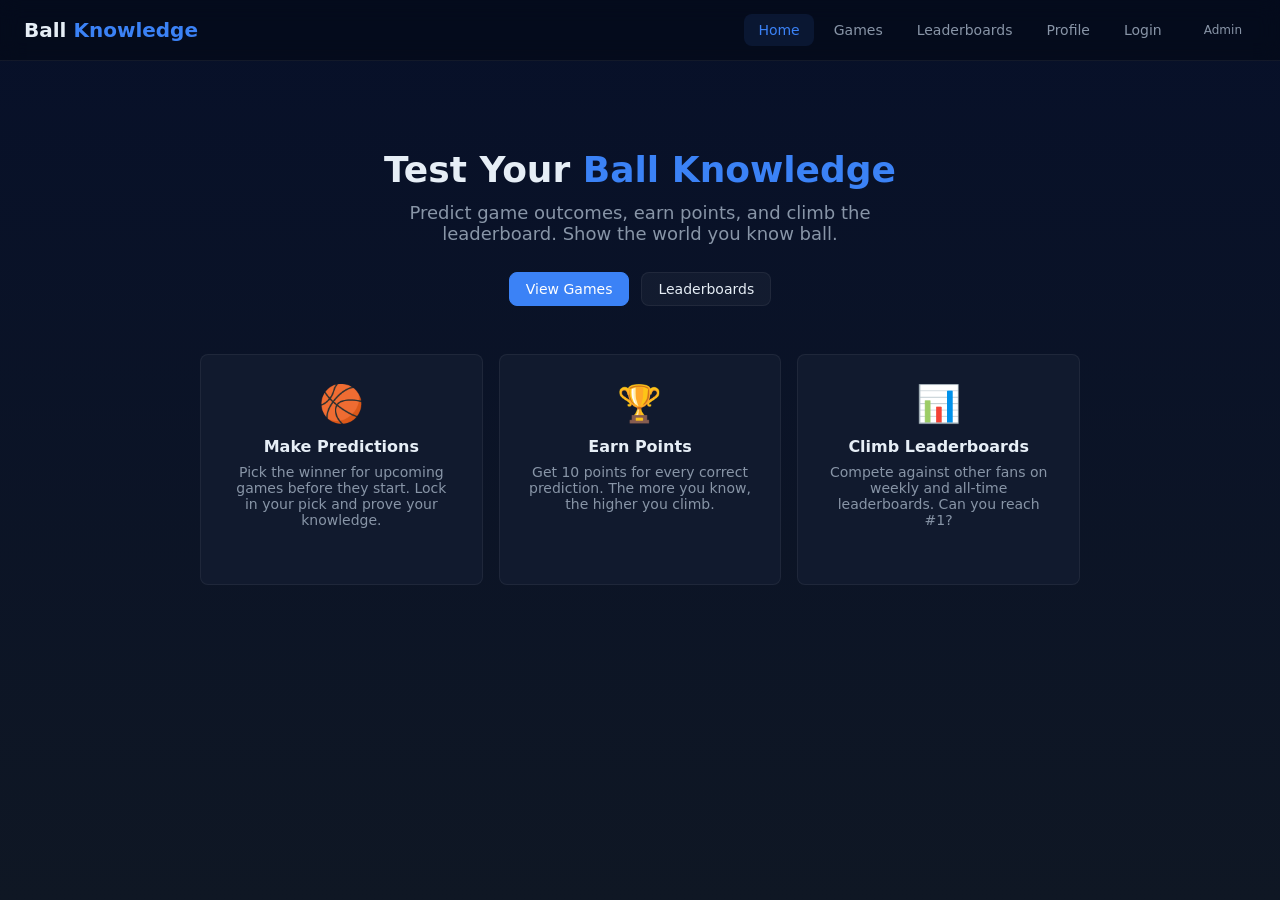
<file: index.html>
<!doctype html>
<html lang="en">
<head>
  <meta charset="utf-8" />
  <meta name="viewport" content="width=device-width,initial-scale=1" />
  <title>Ball Knowledge</title>
  <link rel="stylesheet" href="css/styles.css" />
</head>
<body>
  <header class="topbar">
    <a href="index.html" class="logo">Ball <span>Knowledge</span></a>
    <nav id="main-nav"></nav>
  </header>

  <main class="container">
    <div class="hero">
      <h2>Test Your <span>Ball Knowledge</span></h2>
      <p>Predict game outcomes, earn points, and climb the leaderboard. Show the world you know ball.</p>
      <div class="hero-actions">
        <a href="games.html" class="btn btn-primary">View Games</a>
        <a href="leaderboards.html" class="btn">Leaderboards</a>
      </div>

      <div class="feature-grid">
        <div class="feature-card">
          <div class="icon">🏀</div>
          <h3>Make Predictions</h3>
          <p>Pick the winner for upcoming games before they start. Lock in your pick and prove your knowledge.</p>
        </div>
        <div class="feature-card">
          <div class="icon">🏆</div>
          <h3>Earn Points</h3>
          <p>Get 10 points for every correct prediction. The more you know, the higher you climb.</p>
        </div>
        <div class="feature-card">
          <div class="icon">📊</div>
          <h3>Climb Leaderboards</h3>
          <p>Compete against other fans on weekly and all-time leaderboards. Can you reach #1?</p>
        </div>
      </div>
    </div>
  </main>

  <script src="js/shared.js"></script>
  <script>
    document.addEventListener('DOMContentLoaded', () => {
      BK.runScoring(BK.loadState());
      BK.renderNav('home');
    });
  </script>
</body>
</html>
</file>
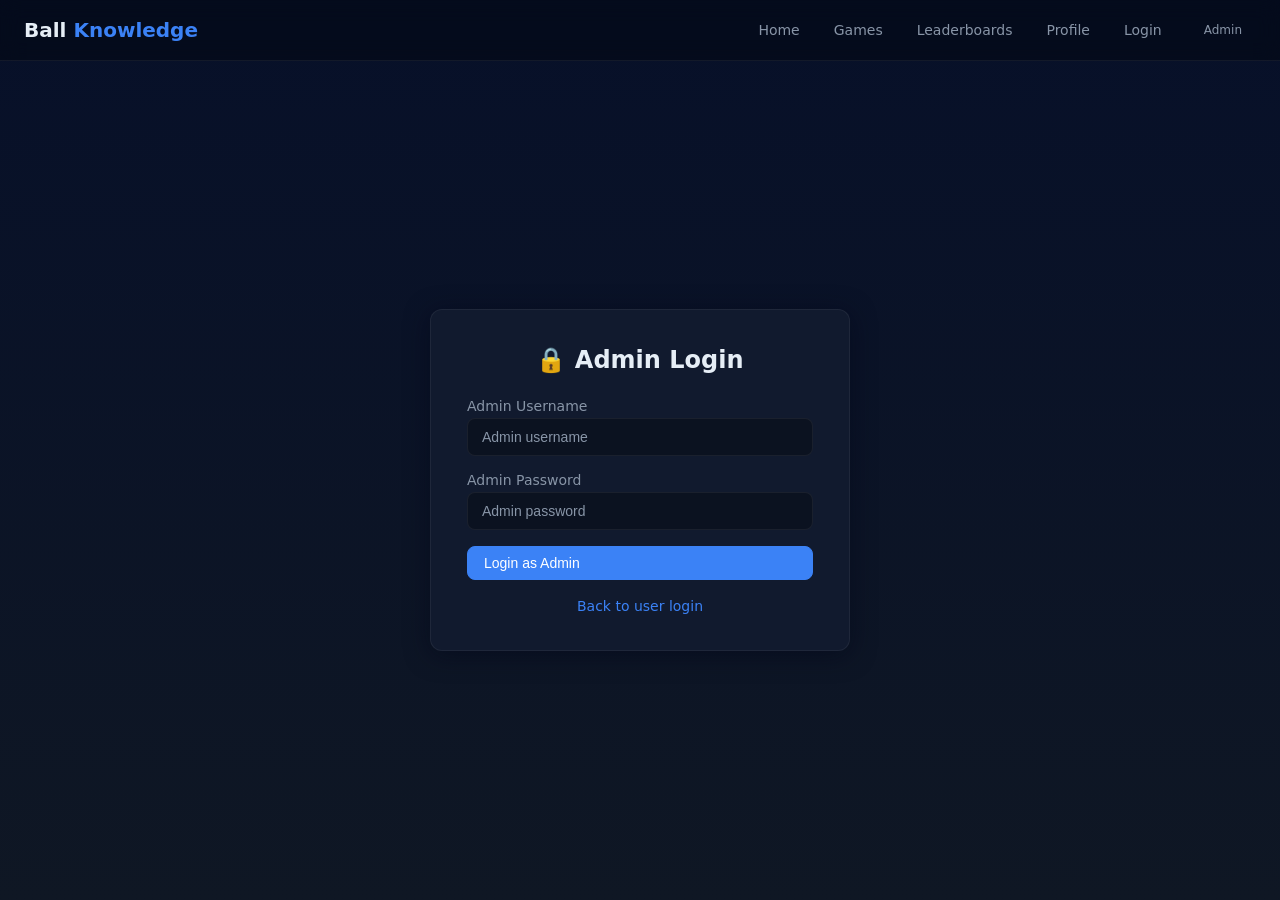
<file: admin-login.html>
<!doctype html>
<html lang="en">
<head>
  <meta charset="utf-8" />
  <meta name="viewport" content="width=device-width,initial-scale=1" />
  <title>Admin Login — Ball Knowledge</title>
  <link rel="stylesheet" href="css/styles.css" />
</head>
<body>
  <header class="topbar">
    <a href="index.html" class="logo">Ball <span>Knowledge</span></a>
    <nav id="main-nav"></nav>
  </header>

  <div class="auth-page">
    <div class="auth-card">
      <h2>🔒 Admin Login</h2>
      <div id="admin-alert"></div>
      <form id="admin-login-form">
        <div class="form-group">
          <label for="admin-user">Admin Username</label>
          <input id="admin-user" placeholder="Admin username" required />
        </div>
        <div class="form-group">
          <label for="admin-pass">Admin Password</label>
          <input id="admin-pass" type="password" placeholder="Admin password" required />
        </div>
        <button type="submit" class="btn btn-primary" style="width:100%">Login as Admin</button>
      </form>
      <div class="auth-footer">
        <a href="login.html">Back to user login</a>
      </div>
    </div>
  </div>

  <script src="js/shared.js"></script>
  <script>
    document.addEventListener('DOMContentLoaded', () => {
      BK.renderNav('');

      const admin = BK.loadAdmin();
      if (BK.getCurrentAdmin(admin)) {
        window.location.href = 'admin.html';
        return;
      }

      const form = document.getElementById('admin-login-form');
      const alertBox = document.getElementById('admin-alert');

      form.addEventListener('submit', (e) => {
        e.preventDefault();
        const username = document.getElementById('admin-user').value.trim();
        const password = document.getElementById('admin-pass').value;
        alertBox.innerHTML = '';

        const freshAdmin = BK.loadAdmin();
        const found = freshAdmin.admins.find(a => a.username === username && a.password === password);

        if (!found) {
          alertBox.innerHTML = '<div class="alert alert-danger">Invalid admin credentials.</div>';
          return;
        }

        freshAdmin.currentAdminId = found.id;
        BK.saveAdmin(freshAdmin);
        window.location.href = 'admin.html';
      });
    });
  </script>
</body>
</html>
</file>
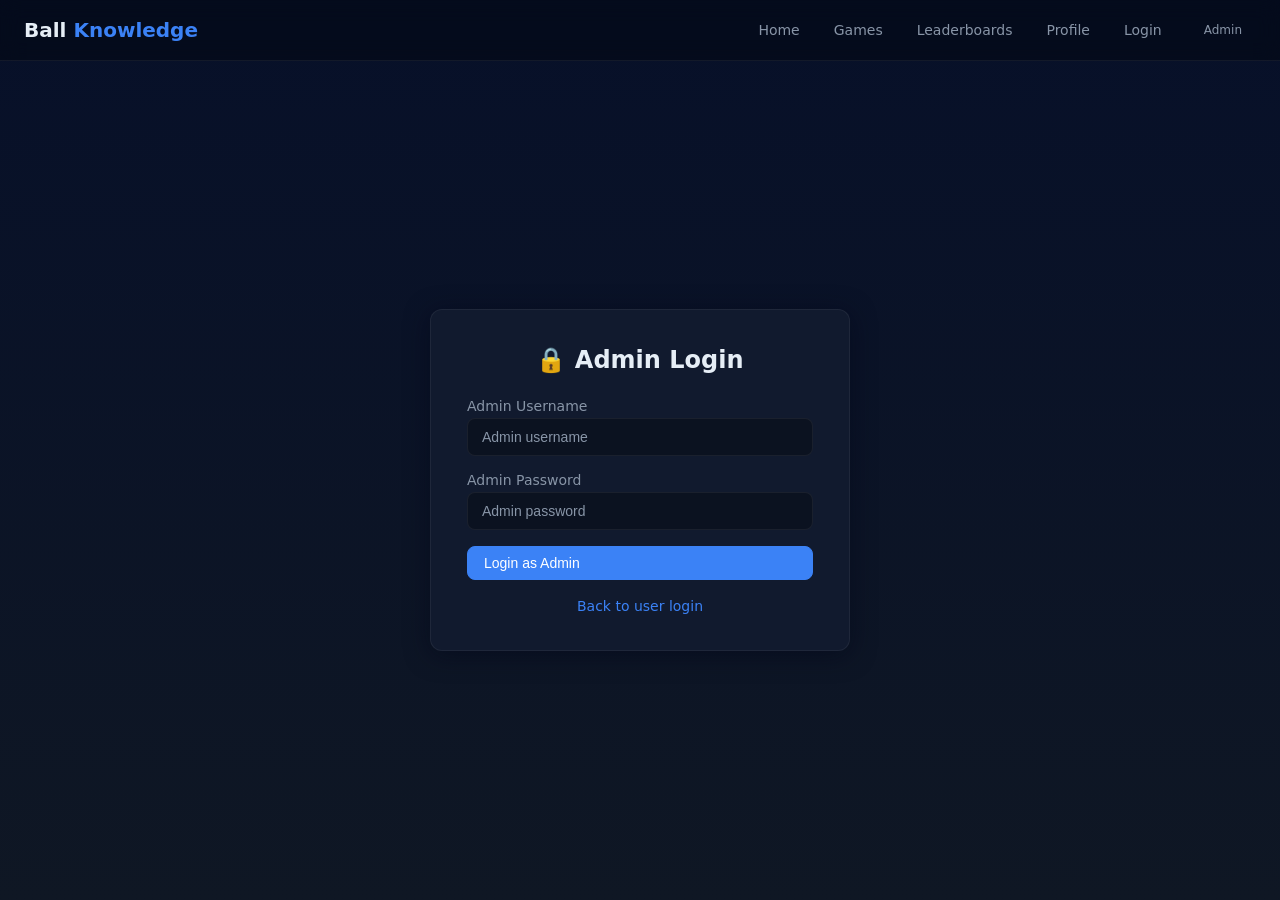
<file: admin.html>
<!doctype html>
<html lang="en">
<head>
  <meta charset="utf-8" />
  <meta name="viewport" content="width=device-width,initial-scale=1" />
  <title>Admin Panel — Ball Knowledge</title>
  <link rel="stylesheet" href="css/styles.css" />
</head>
<body>
  <header class="topbar">
    <a href="index.html" class="logo">Ball <span>Knowledge</span></a>
    <nav id="main-nav">
      <a href="admin.html" class="nav-link active">Admin Panel</a>
      <button id="admin-logout">Logout Admin</button>
    </nav>
  </header>

  <main class="container">
    <div id="admin-alert"></div>

    <!-- Add Game -->
    <div class="card admin-section">
      <h2>➕ Add New Game</h2>
      <form id="add-game-form">
        <div class="form-row">
          <div class="form-group">
            <label for="g-home">Home Team</label>
            <input id="g-home" placeholder="e.g. Lions" required />
          </div>
          <div class="form-group">
            <label for="g-away">Away Team</label>
            <input id="g-away" placeholder="e.g. Tigers" required />
          </div>
        </div>
        <div class="form-row">
          <div class="form-group">
            <label for="g-league">League</label>
            <input id="g-league" placeholder="e.g. College, Pro" required />
          </div>
          <div class="form-group">
            <label for="g-time">Start Time</label>
            <input id="g-time" type="datetime-local" required />
          </div>
        </div>
        <button type="submit" class="btn btn-primary">Add Game</button>
      </form>
    </div>

    <!-- Manage Games -->
    <div class="card admin-section">
      <h2>🎮 Manage Games</h2>
      <table>
        <thead>
          <tr><th>Game</th><th>League</th><th>Start</th><th>Status</th><th>Actions</th></tr>
        </thead>
        <tbody id="games-table-body"></tbody>
      </table>
    </div>

    <!-- Manage Users -->
    <div class="card admin-section">
      <h2>👥 Manage Users</h2>
      <table>
        <thead>
          <tr><th>Username</th><th>Points</th><th>Predictions</th><th>Joined</th><th>Actions</th></tr>
        </thead>
        <tbody id="users-table-body"></tbody>
      </table>
    </div>

    <!-- Data Controls -->
    <div class="card admin-section">
      <h2>⚙️ Data Controls</h2>
      <p style="color:var(--muted);margin-bottom:12px">Danger zone — these actions cannot be undone.</p>
      <div style="display:flex;gap:8px;flex-wrap:wrap">
        <button id="btn-seed" class="btn btn-warning">Seed a Final Result (Demo)</button>
        <button id="btn-rescore" class="btn btn-success">Re-run Scoring</button>
        <button id="btn-reset" class="btn btn-danger">Reset All Data</button>
      </div>
    </div>
  </main>

  <script src="js/shared.js"></script>
  <script src="js/admin.js"></script>
</body>
</html>
</file>
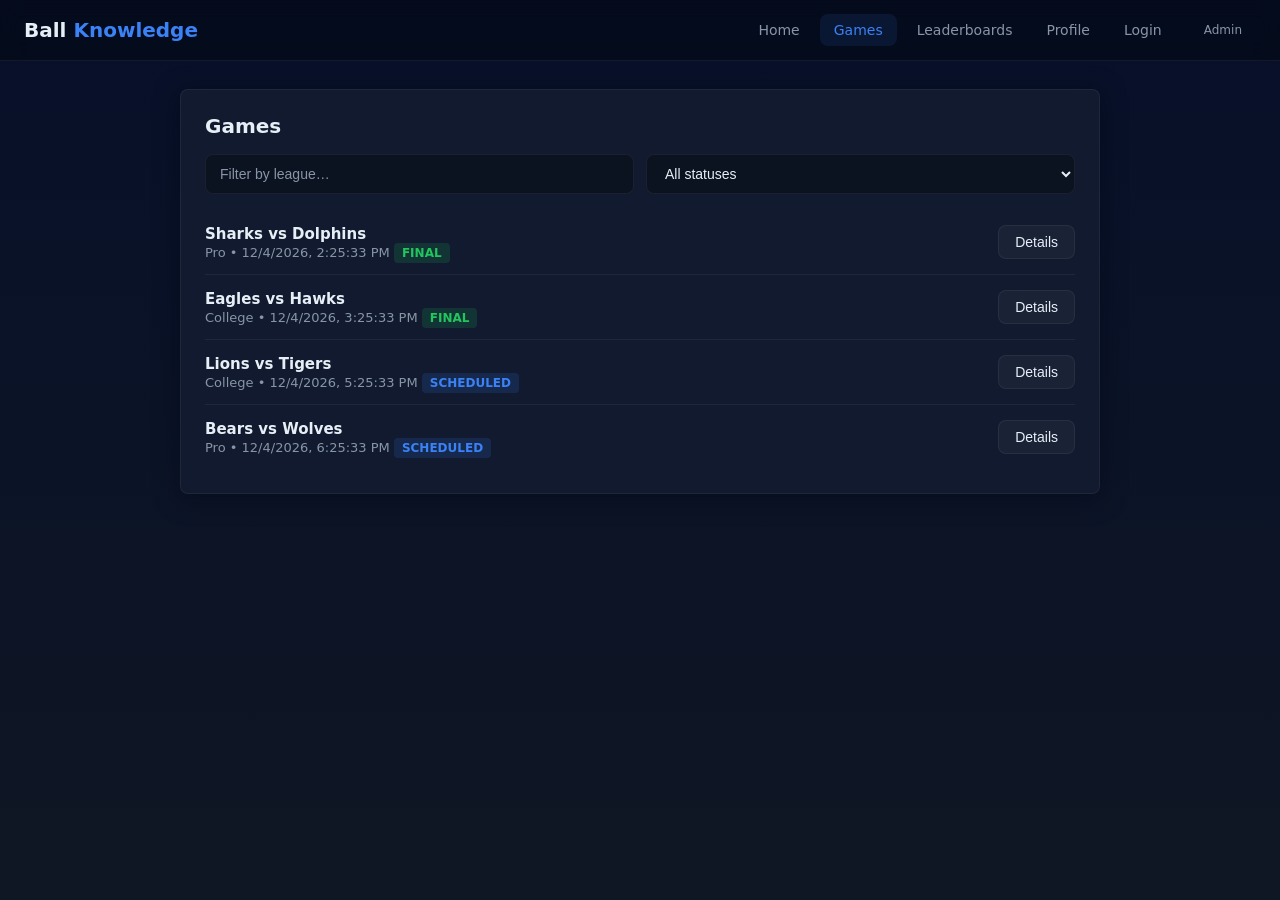
<file: games.html>
<!doctype html>
<html lang="en">
<head>
  <meta charset="utf-8" />
  <meta name="viewport" content="width=device-width,initial-scale=1" />
  <title>Games — Ball Knowledge</title>
  <link rel="stylesheet" href="css/styles.css" />
</head>
<body>
  <header class="topbar">
    <a href="index.html" class="logo">Ball <span>Knowledge</span></a>
    <nav id="main-nav"></nav>
  </header>

  <main class="container">
    <div class="card">
      <h2>Games</h2>
      <div class="form-row" style="margin-bottom:16px">
        <input id="filter-league" placeholder="Filter by league…" />
        <select id="filter-status">
          <option value="">All statuses</option>
          <option value="scheduled">Scheduled</option>
          <option value="final">Final</option>
        </select>
      </div>
      <ul id="games-list" class="list"></ul>
    </div>
  </main>

  <!-- Game Detail / Prediction Modal -->
  <div id="game-modal" class="modal hidden">
    <div class="modal-body">
      <button id="close-game-modal" class="close">&times;</button>
      <h3 id="game-title">Game</h3>
      <div id="game-details" style="margin-bottom:16px"></div>
      <form id="predict-form">
        <div class="predict-options">
          <label><input type="radio" name="outcome" value="home" /><span>Home</span></label>
          <label><input type="radio" name="outcome" value="away" /><span>Away</span></label>
        </div>
        <div class="predict-actions">
          <button type="submit" class="btn btn-primary">Submit Prediction</button>
        </div>
      </form>
      <div id="predict-note" class="note"></div>
    </div>
  </div>

  <script src="js/shared.js"></script>
  <script src="js/games.js"></script>
</body>
</html>
</file>
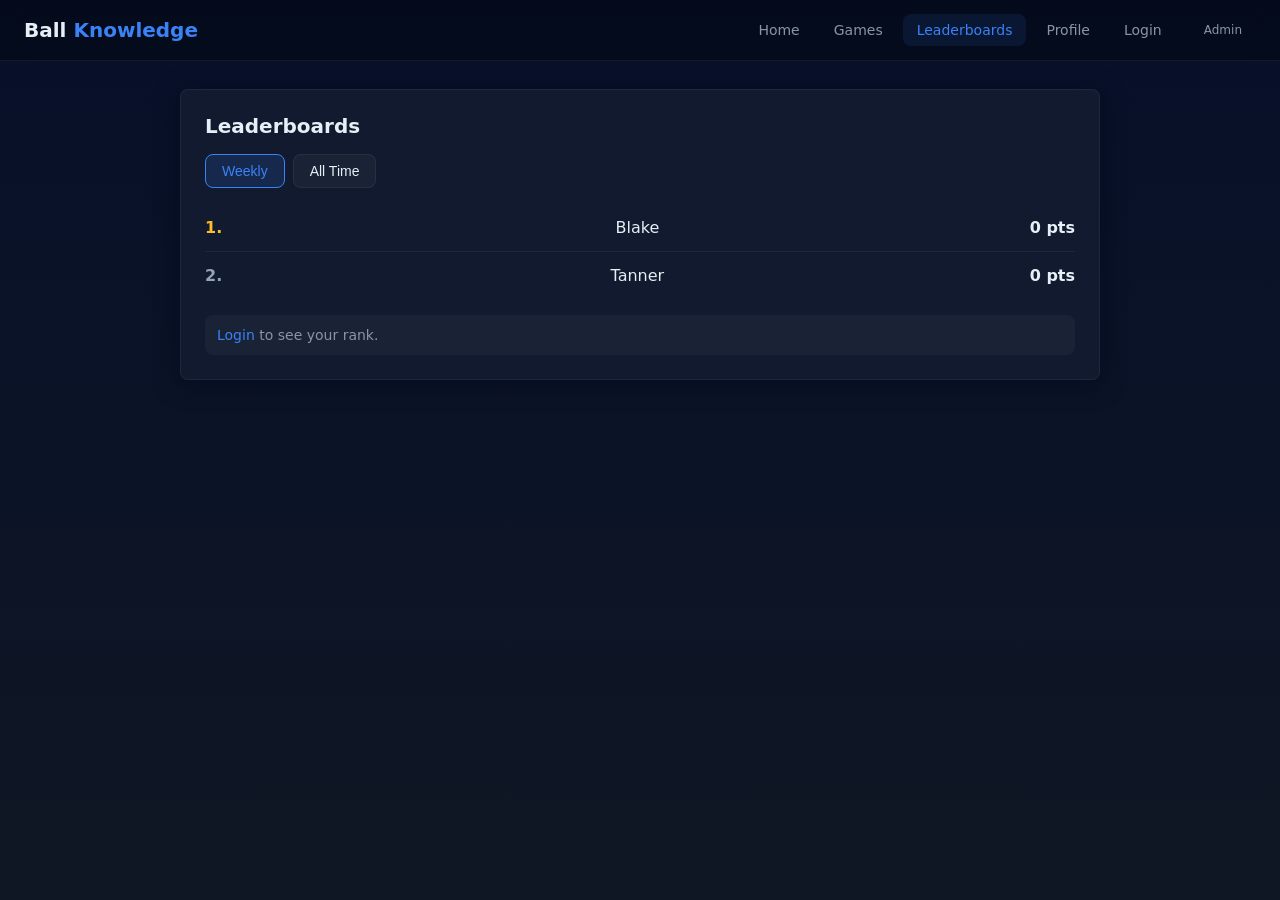
<file: leaderboards.html>
<!doctype html>
<html lang="en">
<head>
  <meta charset="utf-8" />
  <meta name="viewport" content="width=device-width,initial-scale=1" />
  <title>Leaderboards — Ball Knowledge</title>
  <link rel="stylesheet" href="css/styles.css" />
</head>
<body>
  <header class="topbar">
    <a href="index.html" class="logo">Ball <span>Knowledge</span></a>
    <nav id="main-nav"></nav>
  </header>

  <main class="container">
    <div class="card">
      <h2>Leaderboards</h2>
      <div class="lb-controls">
        <button data-range="week" class="lb-range active">Weekly</button>
        <button data-range="all" class="lb-range">All Time</button>
      </div>
      <ol id="leaderboard-list" class="list leaderboard"></ol>
      <div id="your-rank" class="rank-display"></div>
    </div>
  </main>

  <script src="js/shared.js"></script>
  <script src="js/leaderboards.js"></script>
</body>
</html>
</file>
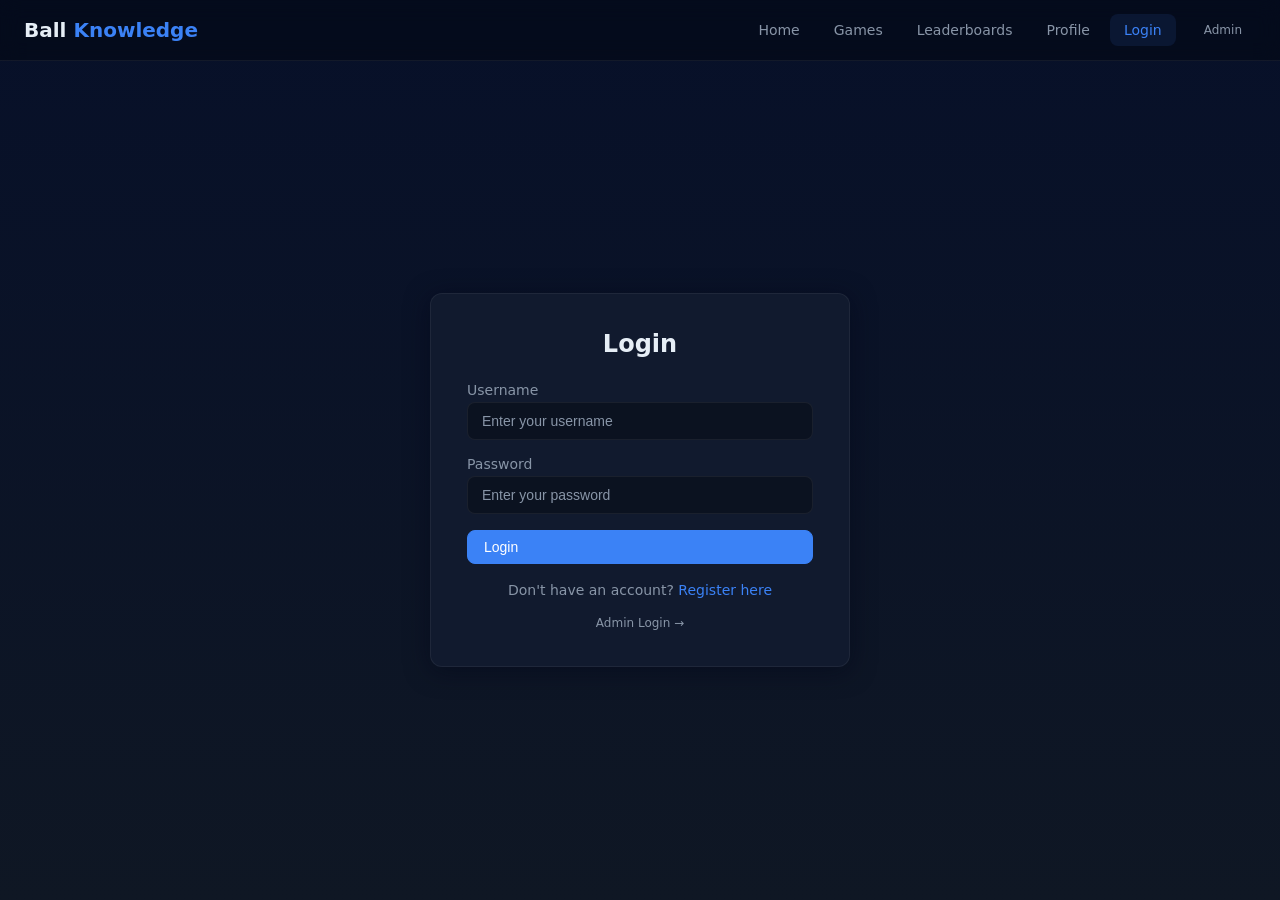
<file: login.html>
<!doctype html>
<html lang="en">
<head>
  <meta charset="utf-8" />
  <meta name="viewport" content="width=device-width,initial-scale=1" />
  <title>Login — Ball Knowledge</title>
  <link rel="stylesheet" href="css/styles.css" />
</head>
<body>
  <header class="topbar">
    <a href="index.html" class="logo">Ball <span>Knowledge</span></a>
    <nav id="main-nav"></nav>
  </header>

  <div class="auth-page">
    <div class="auth-card">
      <h2 id="auth-title">Login</h2>
      <div id="auth-alert"></div>
      <form id="auth-form">
        <div class="form-group">
          <label for="username">Username</label>
          <input id="username" placeholder="Enter your username" required />
        </div>
        <div class="form-group">
          <label for="password">Password</label>
          <input id="password" type="password" placeholder="Enter your password" required />
        </div>
        <button type="submit" class="btn btn-primary" style="width:100%">Login</button>
      </form>
      <div class="auth-footer">
        <span id="auth-toggle-text">Don't have an account?</span>
        <a href="#" id="auth-toggle">Register here</a>
        <br/><br/>
        <a href="admin-login.html" style="font-size:12px;color:var(--muted)">Admin Login →</a>
      </div>
    </div>
  </div>

  <script src="js/shared.js"></script>
  <script src="js/login.js"></script>
</body>
</html>
</file>
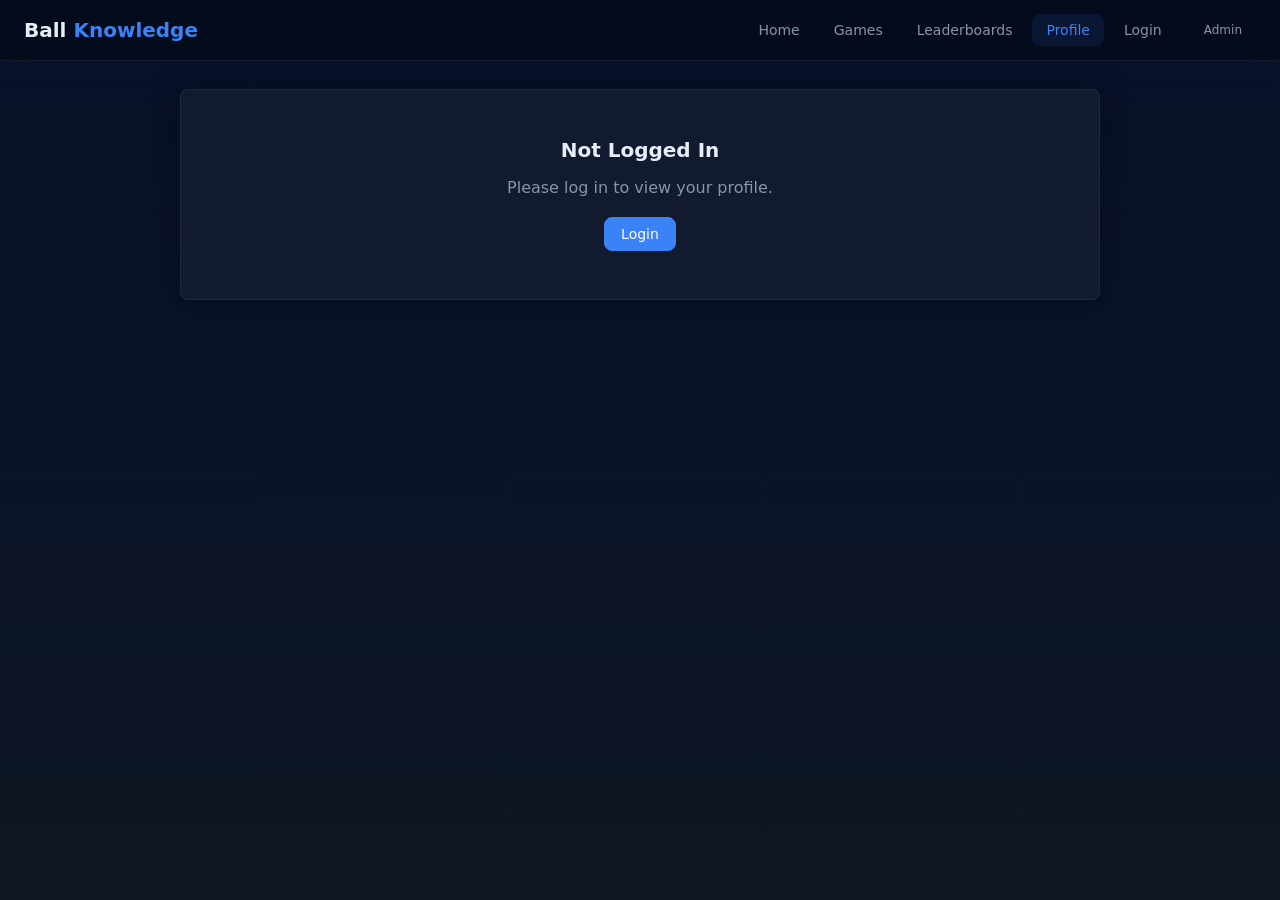
<file: profile.html>
<!doctype html>
<html lang="en">
<head>
  <meta charset="utf-8" />
  <meta name="viewport" content="width=device-width,initial-scale=1" />
  <title>Profile — Ball Knowledge</title>
  <link rel="stylesheet" href="css/styles.css" />
</head>
<body>
  <header class="topbar">
    <a href="index.html" class="logo">Ball <span>Knowledge</span></a>
    <nav id="main-nav"></nav>
  </header>

  <main class="container">
    <div id="profile-content"></div>
  </main>

  <script src="js/shared.js"></script>
  <script src="js/profile.js"></script>
</body>
</html>
</file>
<file: css/styles.css>
/* ===== Ball Knowledge — Global Styles ===== */
:root {
  --bg: #0f1724;
  --bg-deep: #071029;
  --card: #111a2e;
  --card-hover: #162038;
  --border: rgba(255,255,255,0.06);
  --muted: #8895a7;
  --text: #e6eef6;
  --accent: #3b82f6;
  --accent-hover: #2563eb;
  --success: #22c55e;
  --danger: #ef4444;
  --warning: #f59e0b;
  --glass: rgba(255,255,255,0.04);
  --radius: 8px;
  --shadow: 0 4px 24px rgba(2,6,23,0.5);
}

* { box-sizing: border-box; margin: 0; padding: 0; }

html, body {
  height: 100%;
  font-family: Inter, system-ui, -apple-system, "Segoe UI", Roboto, "Helvetica Neue", Arial, sans-serif;
  color: var(--text);
  background: linear-gradient(180deg, var(--bg-deep) 0%, var(--bg) 100%);
  background-attachment: fixed;
}

a { color: var(--accent); text-decoration: none; }
a:hover { text-decoration: underline; }

/* ===== Top Bar ===== */
.topbar {
  display: flex; align-items: center; justify-content: space-between;
  padding: 14px 24px;
  background: rgba(0,0,0,0.3);
  backdrop-filter: blur(10px);
  border-bottom: 1px solid var(--border);
  position: sticky; top: 0; z-index: 100;
}
.topbar .logo { font-size: 20px; font-weight: 700; color: var(--text); text-decoration: none; }
.topbar .logo span { color: var(--accent); }
.topbar nav { display: flex; align-items: center; gap: 6px; }
.nav-link {
  padding: 8px 14px; border-radius: var(--radius);
  color: var(--muted); font-size: 14px; font-weight: 500;
  text-decoration: none; transition: all 0.2s;
}
.nav-link:hover { color: var(--text); background: var(--glass); text-decoration: none; }
.nav-link.active { color: var(--accent); background: rgba(59,130,246,0.1); }
.auth-status { margin-left: 12px; font-size: 14px; display: flex; align-items: center; gap: 8px; }

/* ===== Container ===== */
.container { max-width: 960px; margin: 28px auto; padding: 0 20px; }

/* ===== Card ===== */
.card {
  background: var(--card); border: 1px solid var(--border);
  border-radius: var(--radius); padding: 24px;
  box-shadow: var(--shadow); margin-bottom: 20px;
}
.card h2 { font-size: 20px; margin-bottom: 16px; }

/* ===== Buttons ===== */
button, .btn {
  display: inline-flex; align-items: center; gap: 6px;
  padding: 8px 16px; border-radius: var(--radius);
  border: 1px solid var(--border); background: var(--glass);
  color: var(--text); font-size: 14px; font-weight: 500;
  cursor: pointer; transition: all 0.2s; text-decoration: none;
}
button:hover, .btn:hover { background: var(--card-hover); }
button:disabled { opacity: 0.4; cursor: not-allowed; }
.btn-primary { background: var(--accent); border-color: var(--accent); color: #fff; }
.btn-primary:hover { background: var(--accent-hover); }
.btn-danger { background: var(--danger); border-color: var(--danger); color: #fff; }
.btn-danger:hover { opacity: 0.85; }
.btn-success { background: var(--success); border-color: var(--success); color: #fff; }
.btn-warning { background: var(--warning); border-color: var(--warning); color: #000; }

/* ===== Forms ===== */
input, select, textarea {
  padding: 10px 14px; border-radius: var(--radius);
  border: 1px solid var(--border); background: rgba(0,0,0,0.3);
  color: var(--text); font-size: 14px; width: 100%;
  outline: none; transition: border 0.2s;
}
input:focus, select:focus { border-color: var(--accent); }
input::placeholder { color: var(--muted); }
label { font-size: 14px; color: var(--muted); display: block; margin-bottom: 4px; }
.form-group { margin-bottom: 16px; }
.form-row { display: flex; gap: 12px; }
.form-row > * { flex: 1; }

/* ===== Lists ===== */
.list { list-style: none; }
.list li {
  display: flex; align-items: center; justify-content: space-between;
  padding: 14px 0; border-bottom: 1px solid var(--border);
}
.list li:last-child { border-bottom: none; }

/* ===== Game Rows ===== */
.game-row .game-info strong { font-size: 15px; }
.game-meta { color: var(--muted); font-size: 13px; margin-top: 2px; }
.game-status {
  font-size: 12px; padding: 3px 8px; border-radius: 4px;
  font-weight: 600; text-transform: uppercase;
}
.game-status.scheduled { background: rgba(59,130,246,0.15); color: var(--accent); }
.game-status.final { background: rgba(34,197,94,0.15); color: var(--success); }

/* ===== Leaderboard ===== */
.leaderboard { counter-reset: lb; }
.leaderboard li { counter-increment: lb; }
.leaderboard li::before { content: counter(lb) "."; font-weight: 700; color: var(--muted); margin-right: 12px; min-width: 28px; }
.leaderboard li:first-child::before { color: #fbbf24; }
.leaderboard li:nth-child(2)::before { color: #94a3b8; }
.leaderboard li:nth-child(3)::before { color: #cd7f32; }
.lb-controls { display: flex; gap: 8px; margin-bottom: 16px; }
.lb-range.active { background: rgba(59,130,246,0.15); color: var(--accent); border-color: var(--accent); }
.rank-display { margin-top: 16px; padding: 12px; background: var(--glass); border-radius: var(--radius); color: var(--muted); font-size: 14px; }

/* ===== Modal ===== */
.modal {
  position: fixed; inset: 0;
  display: flex; align-items: center; justify-content: center;
  background: rgba(2,6,23,0.8); backdrop-filter: blur(4px); z-index: 1000;
}
.modal-body {
  background: var(--card); border: 1px solid var(--border);
  padding: 28px; border-radius: 12px; width: 440px; max-width: 92vw;
  position: relative; box-shadow: 0 16px 48px rgba(0,0,0,0.5);
}
.modal-body h3 { margin-bottom: 16px; }
.close { position: absolute; right: 14px; top: 14px; background: none; border: none; font-size: 22px; color: var(--muted); cursor: pointer; }
.close:hover { color: var(--text); }
.hidden { display: none !important; }

/* ===== Auth Page ===== */
.auth-page { display: flex; align-items: center; justify-content: center; min-height: calc(100vh - 62px); }
.auth-card {
  background: var(--card); border: 1px solid var(--border);
  border-radius: 12px; padding: 36px; width: 420px; max-width: 92vw;
  box-shadow: var(--shadow);
}
.auth-card h2 { text-align: center; margin-bottom: 24px; }
.auth-footer { text-align: center; margin-top: 18px; font-size: 14px; color: var(--muted); }

/* ===== Profile ===== */
.profile-header { display: flex; justify-content: space-between; align-items: center; margin-bottom: 20px; }
.stats-grid { display: grid; grid-template-columns: repeat(3, 1fr); gap: 12px; margin-bottom: 20px; }
.profile-stat { text-align: center; padding: 16px; background: var(--glass); border-radius: var(--radius); }
.profile-stat .num { font-size: 28px; font-weight: 700; color: var(--accent); }
.profile-stat .label { font-size: 12px; color: var(--muted); margin-top: 4px; }

/* ===== Predict Options ===== */
.predict-options { display: flex; gap: 12px; margin: 16px 0; }
.predict-options label {
  flex: 1; display: flex; align-items: center; justify-content: center; gap: 8px;
  padding: 14px; border: 2px solid var(--border); border-radius: var(--radius);
  cursor: pointer; transition: all 0.2s; font-weight: 500;
}
.predict-options label:hover { border-color: var(--accent); background: rgba(59,130,246,0.05); }
.predict-options input:checked + span { color: var(--accent); }
.predict-options input { display: none; }
.predict-actions { display: flex; gap: 8px; }
.note { margin-top: 12px; color: var(--muted); font-size: 14px; }

/* ===== Home Hero ===== */
.hero { text-align: center; padding: 60px 20px; }
.hero h2 { font-size: 36px; margin-bottom: 12px; }
.hero h2 span { color: var(--accent); }
.hero p { color: var(--muted); font-size: 18px; margin-bottom: 28px; max-width: 520px; margin-left: auto; margin-right: auto; }
.hero-actions { display: flex; gap: 12px; justify-content: center; }
.feature-grid { display: grid; grid-template-columns: repeat(auto-fit, minmax(260px, 1fr)); gap: 16px; margin-top: 48px; }
.feature-card {
  background: var(--card); border: 1px solid var(--border);
  border-radius: var(--radius); padding: 28px; text-align: center;
}
.feature-card .icon { font-size: 36px; margin-bottom: 12px; }
.feature-card h3 { font-size: 16px; margin-bottom: 8px; }
.feature-card p { color: var(--muted); font-size: 14px; }

/* ===== Admin Tables ===== */
.admin-section { margin-bottom: 28px; }
.admin-section h3 { margin-bottom: 12px; font-size: 16px; color: var(--accent); }
table { width: 100%; border-collapse: collapse; font-size: 14px; }
th, td { text-align: left; padding: 10px 12px; border-bottom: 1px solid var(--border); }
th { color: var(--muted); font-weight: 600; font-size: 12px; text-transform: uppercase; letter-spacing: 0.5px; }
tr:hover td { background: var(--glass); }

/* ===== Alert Banners ===== */
.alert { padding: 12px 16px; border-radius: var(--radius); margin-bottom: 16px; font-size: 14px; }
.alert-success { background: rgba(34,197,94,0.12); color: var(--success); border: 1px solid rgba(34,197,94,0.2); }
.alert-danger { background: rgba(239,68,68,0.12); color: var(--danger); border: 1px solid rgba(239,68,68,0.2); }

/* ===== Responsive ===== */
@media (max-width: 640px) {
  .topbar { flex-direction: column; gap: 10px; padding: 12px; }
  .topbar nav { flex-wrap: wrap; justify-content: center; }
  .hero h2 { font-size: 26px; }
  .stats-grid { grid-template-columns: 1fr; }
  .form-row { flex-direction: column; }
  .predict-options { flex-direction: column; }
  table { font-size: 12px; }
  th, td { padding: 8px 6px; }
}
</file>
